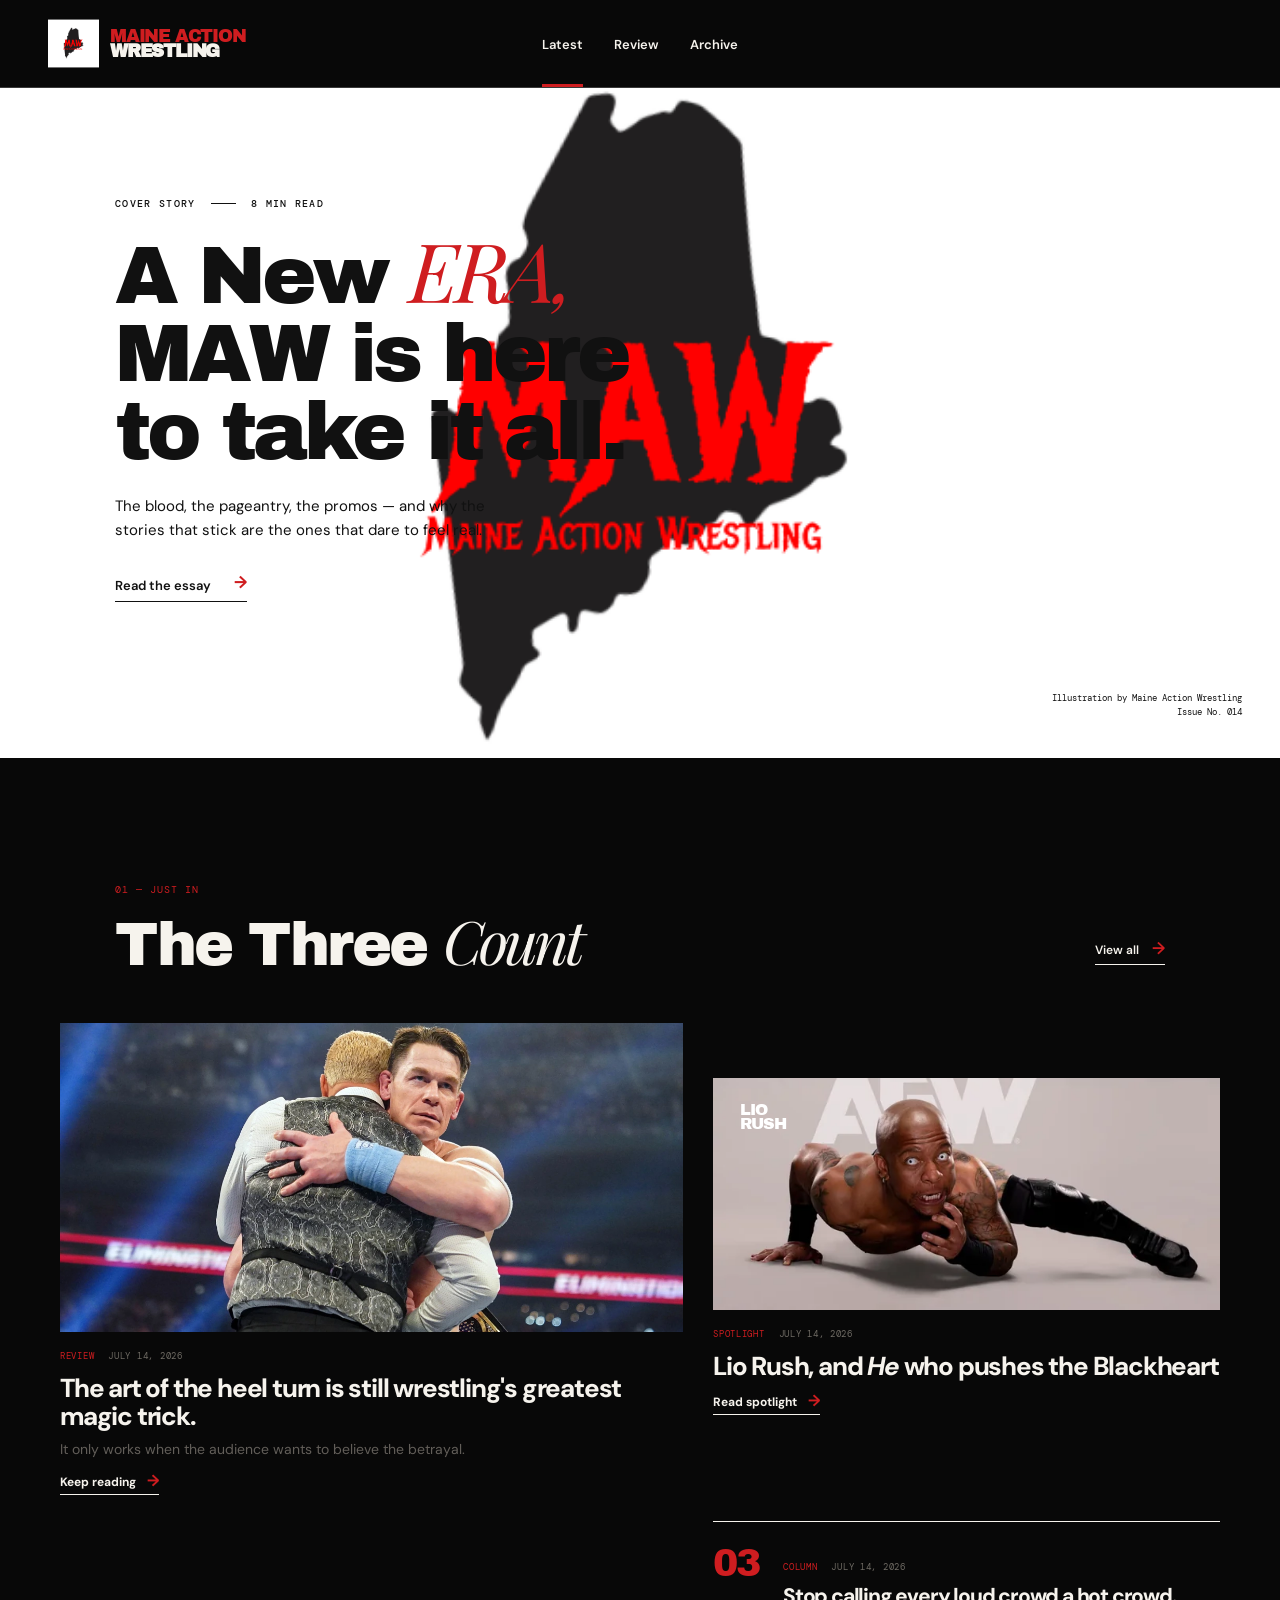
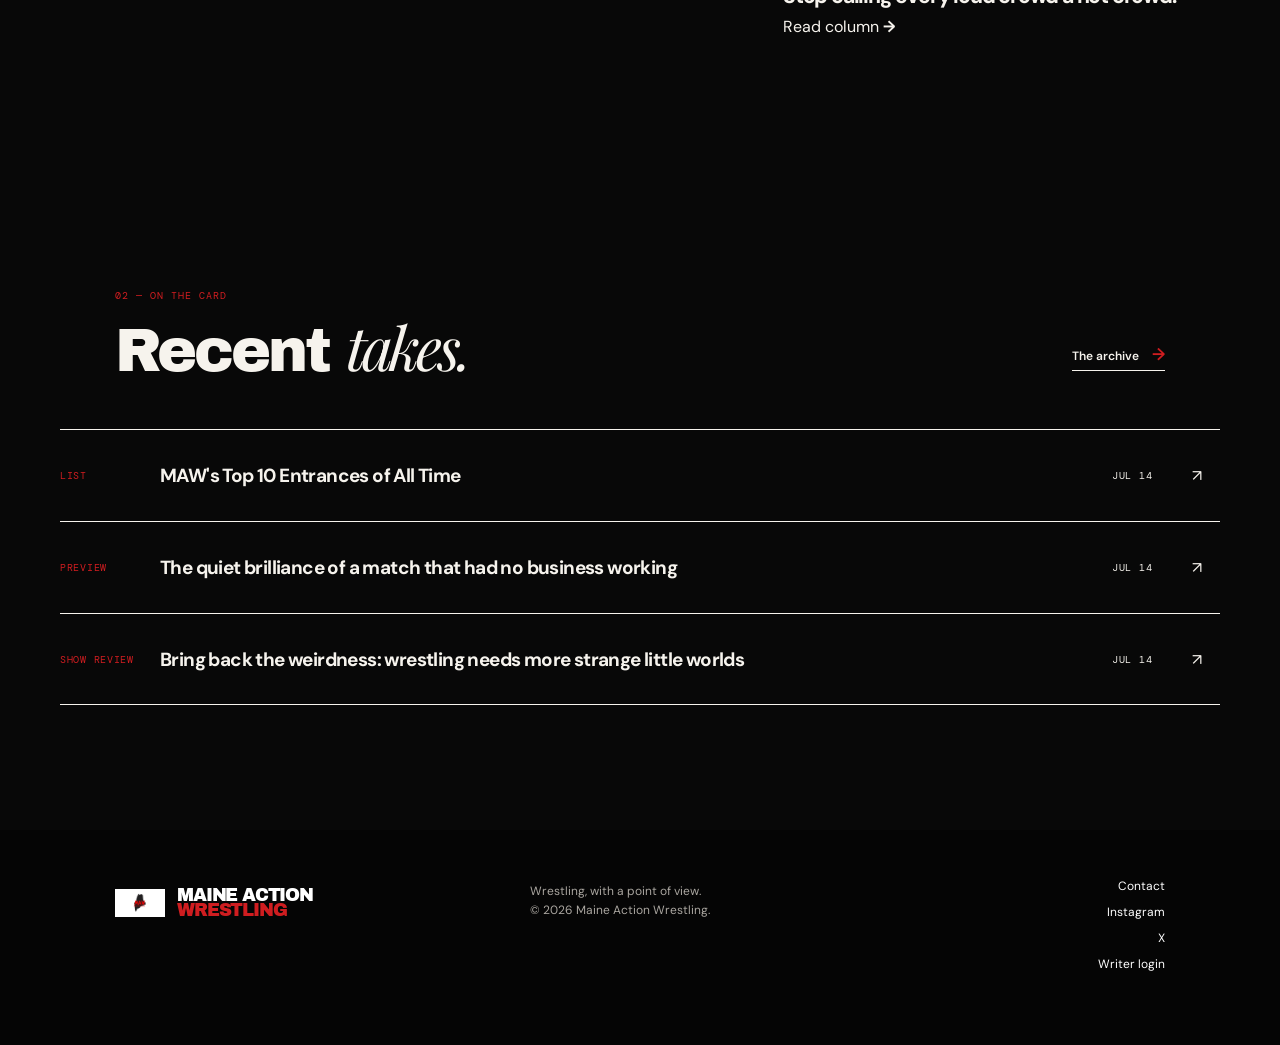
<file: index.html>
<!doctype html>
<html lang="en">
  <head>
    <meta charset="UTF-8" />
    <meta name="viewport" content="width=device-width, initial-scale=1.0" />
    <meta name="description" content="Maine Action Wrestling, a home for wrestling opinions, reactions, and long-form stories." />
    <title>Maine Action Wrestling — Wrestling, with a point of view.</title>
    <link rel="icon" type="image/x-icon" href="/favicon.ico?v=maw-logo-v4" />
    <link rel="apple-touch-icon" href="/favicon.png?v=maw-logo-v4" />
    <link rel="preconnect" href="https://fonts.googleapis.com" />
    <link rel="preconnect" href="https://fonts.gstatic.com" crossorigin />
    <link href="https://fonts.googleapis.com/css2?family=Archivo+Black&family=DM+Mono:wght@400;500&family=DM+Sans:opsz,wght@9..40,400;9..40,500;9..40,600;9..40,700&family=Playfair+Display:ital,wght@0,700;0,800;0,900;1,800&display=swap" rel="stylesheet" />
    <script src="https://identity.netlify.com/v1/netlify-identity-widget.js"></script>
    <link rel="stylesheet" href="style.css" />
  </head>
  <body>
    <header class="site-header">
      <a class="brand" href="#top" aria-label="Maine Action Wrestling home"><span class="logo-frame"><img src="maine-action-wrestling-logo.png" alt="Maine Action Wrestling logo" /></span><span>MAINE ACTION<br><b>WRESTLING</b></span></a>
      <nav aria-label="Primary navigation">
        <a class="active" href="#latest">Latest</a>
        <a href="#review">Review</a>
        <a href="articles.html">Archive</a>
      </nav>
      <button class="menu-btn" aria-label="Open menu"><span></span><span></span></button>
    </header>

    <main id="top">
      <section class="hero" id="latest">
        <div class="hero-art" aria-hidden="true">
          <img class="hero-logo" src="maine-action-wrestling-logo.png" alt="" />
          <div class="lights light-one"></div><div class="lights light-two"></div><div class="lights light-three"></div>
          <div class="crowd"></div><div class="ring-rope rope-one"></div><div class="ring-rope rope-two"></div><div class="ring-rope rope-three"></div>
          <div class="wrestler"><div class="head"></div><div class="body"></div><div class="arm arm-left"></div><div class="arm arm-right"></div></div>
          <div class="hero-stamp">MAW<br><small>EST.<br>2024</small></div>
        </div>
        <div class="hero-copy">
          <p class="eyebrow">Cover Story <span></span> 8 min read</p>
        <h1>A New <em>ERA,</em><br>MAW is here<br>to take it all.</h1>
          <p class="dek">The blood, the pageantry, the promos — and why the stories that stick are the ones that dare to feel real.</p>
          <a class="read-link" href="#story">Read the essay <b>→</b></a>
        </div>
        <p class="photo-note">Illustration by Maine Action Wrestling<br>Issue No. 014</p>
      </section>

      <section class="section-head" id="review"><p>01 — JUST IN</p><h2>The Three <em>Count</em></h2><a href="#archive">View all <span>→</span></a></section>
      <section class="story-grid" id="story">
        <article class="story-card large-card">
          <div class="card-image review-image"><img src="cena-review.webp" alt="John Cena embracing Cody Rhodes" /></div>
          <div class="article-meta"><span>Review</span><span>July 14, 2026</span></div>
          <h3>The art of the heel turn is still wrestling's greatest magic trick.</h3>
          <p>It only works when the audience wants to believe the betrayal.</p>
          <a href="#read">Keep reading <b>→</b></a>
        </article>
        <article class="story-card feature-card">
          <div class="card-image reaction-image"><span class="image-label">LIO<br>RUSH</span><img src="lio-rush.webp" alt="Lio Rush" /></div>
          <div class="article-meta"><span>Spotlight</span><span>July 14, 2026</span></div>
          <h3><a href="article.html?article=Lio-Rush-and-He-who-pushes-the-Blackheart" style="color:inherit;text-decoration:none">Lio Rush, and <em>He</em> who pushes the Blackheart</a></h3>
          <a href="article.html?article=Lio-Rush-and-He-who-pushes-the-Blackheart">Read spotlight <b>→</b></a>
        </article>
        <article class="story-card list-card">
          <div class="number">03</div>
          <div><div class="article-meta"><span>Column</span><span>July 14, 2026</span></div><h3>Stop calling every loud crowd a hot crowd.</h3><a href="#read">Read column <b>→</b></a></div>
        </article>
      </section>

      <section class="section-head recent-head" id="archive"><p>02 — ON THE CARD</p><h2>Recent <em>takes.</em></h2><a href="articles.html">The archive <span>→</span></a></section>
      <section class="recent-list">
      <article><span class="tag">LIST</span><h3>MAW's Top 10 Entrances of All Time</h3><span class="date">JUL 14</span><a href="#read">↗</a></article>
        <article><span class="tag">PREVIEW</span><h3>The quiet brilliance of a match that had no business working</h3><span class="date">JUL 14</span><a href="#read">↗</a></article>
        <article><span class="tag">SHOW REVIEW</span><h3>Bring back the weirdness: wrestling needs more strange little worlds</h3><span class="date">JUL 14</span><a href="#read">↗</a></article>
      </section>
    </main>
    <footer>
      <div class="footer-brand"><a class="footer-logo-link" href="#top" aria-label="Back to the top"><img src="maine-action-wrestling-logo.png" alt="Maine Action Wrestling logo" /></a><a href="#top" aria-label="Back to the top">MAINE ACTION<br><span>WRESTLING</span></a></div>
      <p>Wrestling, with a point of view.<br>© 2026 Maine Action Wrestling.</p>
      <div><a href="mailto:maineactionwrestling@gmail.com">Contact</a><a href="https://www.instagram.com/maineactionwrestling/" target="_blank" rel="noopener noreferrer">Instagram</a><a href="https://x.com/MaineAWrestling" target="_blank" rel="noopener noreferrer">X</a><a href="admin/">Writer login</a></div>
    </footer>
    <script src="script.js"></script>
    <script>
      if (window.netlifyIdentity) {
        window.netlifyIdentity.on('init', user => {
          if (!user) {
            window.netlifyIdentity.on('login', () => {
              document.location.href = '/admin/';
            });
          }
        });
      }
    </script>
  </body>
</html>
</file>
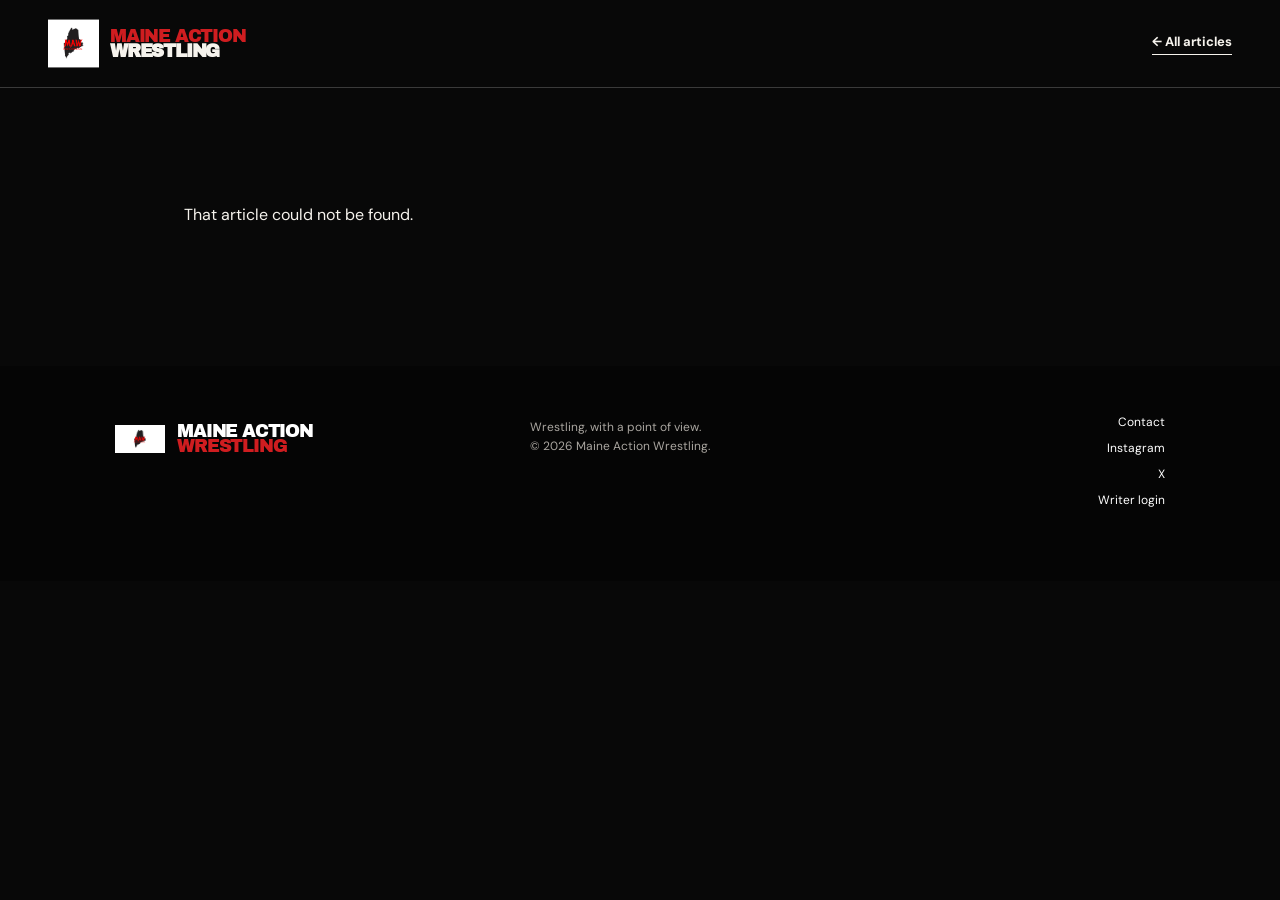
<file: article.html>
<!doctype html>
<html lang="en">
  <head>
    <meta charset="UTF-8" />
    <meta name="viewport" content="width=device-width, initial-scale=1.0" />
    <title>Article — Maine Action Wrestling</title>
    <link rel="preconnect" href="https://fonts.googleapis.com" />
    <link rel="preconnect" href="https://fonts.gstatic.com" crossorigin />
    <link href="https://fonts.googleapis.com/css2?family=Archivo+Black&family=DM+Mono:wght@400;500&family=DM+Sans:opsz,wght@9..40,400;9..40,600;9..40,700&family=Playfair+Display:ital,wght@0,700;0,800&display=swap" rel="stylesheet" />
    <link rel="stylesheet" href="style.css" />
  </head>
  <body>
    <header class="site-header article-header"><a class="brand" href="index.html" aria-label="Maine Action Wrestling home"><span class="logo-frame"><img src="maine-action-wrestling-logo.png" alt="Maine Action Wrestling logo" /></span><span>MAINE ACTION<br><b>WRESTLING</b></span></a><a class="back-link" href="articles.html">← All articles</a></header>
    <main id="article-page" class="article-page" aria-live="polite"></main>
    <footer><div class="footer-brand"><a class="footer-logo-link" href="index.html" aria-label="Back to the homepage"><img src="maine-action-wrestling-logo.png" alt="Maine Action Wrestling logo" /></a><a href="index.html" aria-label="Back to the homepage">MAINE ACTION<br><span>WRESTLING</span></a></div><p>Wrestling, with a point of view.<br>© 2026 Maine Action Wrestling.</p><div><a href="mailto:maineactionwrestling@gmail.com">Contact</a><a href="https://www.instagram.com/maineactionwrestling/" target="_blank" rel="noopener noreferrer">Instagram</a><a href="https://x.com/MaineAWrestling" target="_blank" rel="noopener noreferrer">X</a><a href="admin/">Writer login</a></div></footer>
    <script src="articles.js"></script>
  </body>
</html>
</file>
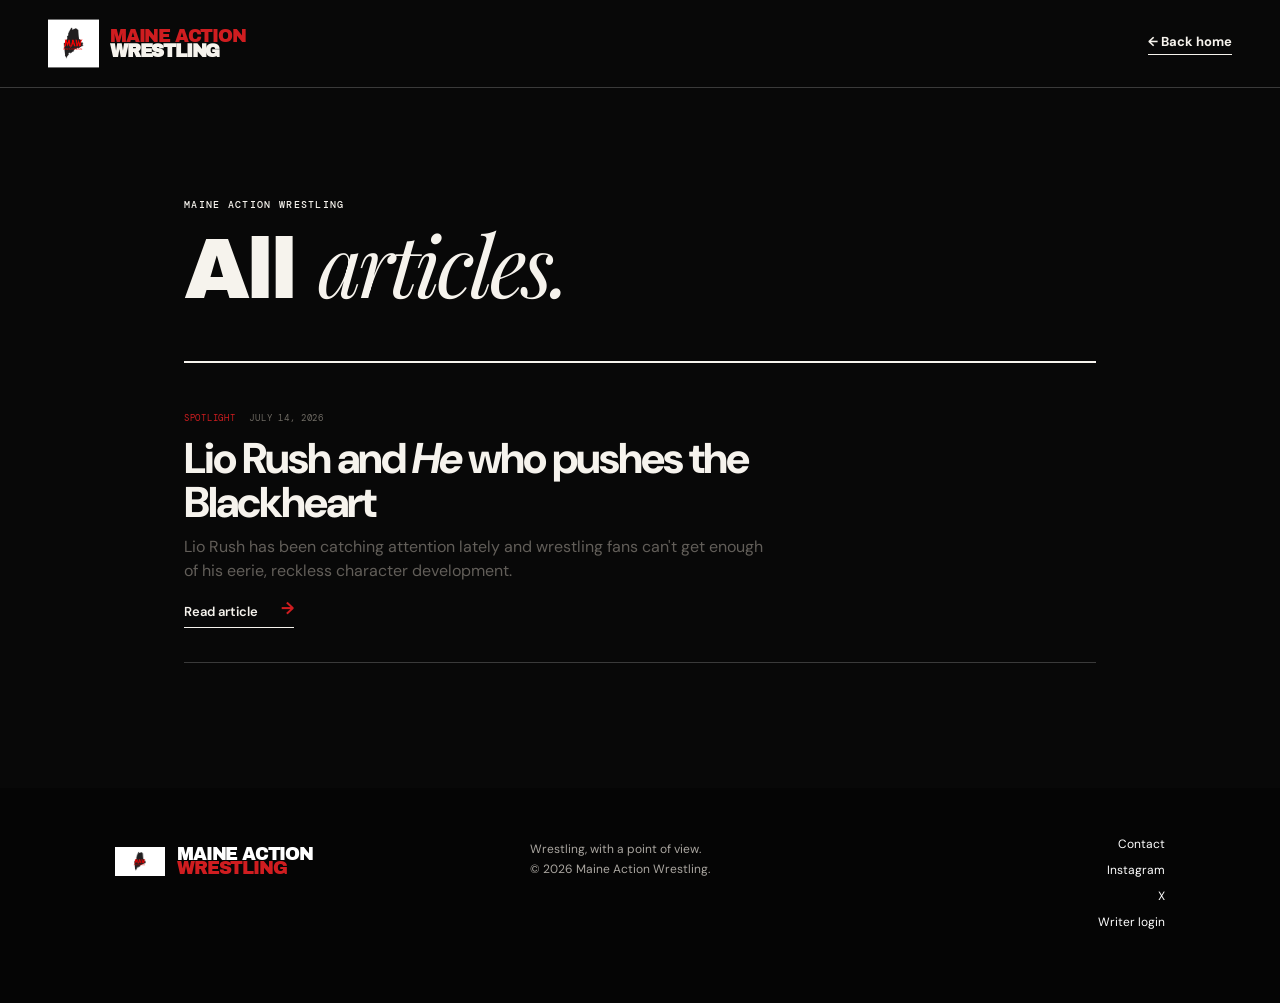
<file: articles.html>
<!doctype html>
<html lang="en">
  <head>
    <meta charset="UTF-8" />
    <meta name="viewport" content="width=device-width, initial-scale=1.0" />
    <meta name="description" content="Articles from Maine Action Wrestling." />
    <title>Articles — Maine Action Wrestling</title>
    <link rel="icon" type="image/png" href="favicon.png" />
    <link rel="preconnect" href="https://fonts.googleapis.com" />
    <link rel="preconnect" href="https://fonts.gstatic.com" crossorigin />
    <link href="https://fonts.googleapis.com/css2?family=Archivo+Black&family=DM+Mono:wght@400;500&family=DM+Sans:opsz,wght@9..40,400;9..40,600;9..40,700&family=Playfair+Display:ital,wght@0,700;0,800&display=swap" rel="stylesheet" />
    <link rel="stylesheet" href="style.css" />
  </head>
  <body>
    <header class="site-header article-header">
      <a class="brand" href="index.html" aria-label="Maine Action Wrestling home"><span class="logo-frame"><img src="maine-action-wrestling-logo.png" alt="Maine Action Wrestling logo" /></span><span>MAINE ACTION<br><b>WRESTLING</b></span></a>
      <a class="back-link" href="index.html">← Back home</a>
    </header>
    <main class="article-index">
      <p class="eyebrow">Maine Action Wrestling</p>
      <h1>All <em>articles.</em></h1>
      <div id="article-list" class="public-articles" aria-live="polite"></div>
    </main>
    <footer><div class="footer-brand"><a class="footer-logo-link" href="index.html" aria-label="Back to the homepage"><img src="maine-action-wrestling-logo.png" alt="Maine Action Wrestling logo" /></a><a href="index.html" aria-label="Back to the homepage">MAINE ACTION<br><span>WRESTLING</span></a></div><p>Wrestling, with a point of view.<br>© 2026 Maine Action Wrestling.</p><div><a href="mailto:maineactionwrestling@gmail.com">Contact</a><a href="https://www.instagram.com/maineactionwrestling/" target="_blank" rel="noopener noreferrer">Instagram</a><a href="https://x.com/MaineAWrestling" target="_blank" rel="noopener noreferrer">X</a><a href="admin/">Writer login</a></div></footer>
    <script src="articles.js"></script>
  </body>
</html>
</file>
<file: style.css>
:root { --ink:#f6f3ed; --paper:#080808; --red:#cf1d20; --blue:#111111; --line:#3a3a3a; --mono:'DM Mono', monospace; --sans:'DM Sans', sans-serif; --display:'Archivo Black', sans-serif; --serif:'Playfair Display', serif; }
.brand { display:flex; align-items:center; gap:11px; }
.logo-frame { width:51px; height:51px; overflow:hidden; display:grid; place-items:center; }
.brand img { width:51px; height:51px; object-fit:contain; transform:scale(1.65); }
.brand b { color:var(--ink); }
.footer-brand { display:flex; align-items:center; gap:12px; }
.footer-logo-link { display:block; line-height:0; }
.footer-brand img { width:50px; height:50px; object-fit:contain; }
.article-header { max-width:1160px; }
.back-link { font-size:13px; font-weight:700; border-bottom:1px solid var(--ink); padding-bottom:4px; }
.article-index,.article-page { max-width:960px; margin:auto; padding:100px 24px 125px; }
.article-index h1,.article-page h1 { margin:12px 0 50px; font:clamp(48px,7vw,85px)/.95 var(--display); letter-spacing:-4px; }
.article-index h1 em { font-family:var(--serif); }
.public-articles { border-top:2px solid var(--ink); }
.public-article { padding:31px 0 34px; border-bottom:1px solid var(--line); }
.public-article h2 { max-width:760px; margin:13px 0 11px; font:800 clamp(26px,4vw,43px)/1.02 var(--sans); letter-spacing:-2px; }
.public-article>p:not(.article-meta) { max-width:590px; margin:0; color:#625e59; font-size:16px; line-height:1.5; }
.article-page article { max-width:720px; }
.article-page h1 { margin:15px 0 23px; }
.article-excerpt { max-width:660px; margin:0 0 42px; font:24px/1.35 var(--serif); }
.article-body { font-size:18px; line-height:1.7; }
.article-body p { margin:0 0 24px; }
.article-image { margin:0 0 30px; }
.article-image img { display:block; width:auto; max-width:100%; height:auto; }
.hero { background:#121212 !important; }
.hero-art { background:radial-gradient(ellipse at 75% 43%, rgba(207,29,32,.72), transparent 24%), radial-gradient(ellipse at 55% 0%, #3a1012, transparent 45%), linear-gradient(125deg,#080808 0%,#26090b 48%,#101010 100%) !important; }
.img-cobalt { background:linear-gradient(135deg,#050505,#471012 55%,#d0b6a5) !important; }
.hero { background:#fff !important; color:#111 !important; }
.hero-art { background:#fff !important; }
.hero-art > div { display:none; }
.hero-logo { position:absolute; inset:0; width:100%; height:100%; object-fit:contain; transform:scale(1.5); }
.hero h1 { color:#111; }
.hero h1 em { color:var(--red); }
.hero .dek { color:#111; }
.hero .read-link { color:#111; }
.photo-note { color:#111 !important; }
* { box-sizing:border-box; } html { scroll-behavior:smooth; } body { margin:0; background:var(--paper); color:var(--ink); font-family:var(--sans); } a { color:inherit; text-decoration:none; } .top-ticker { background:var(--ink); color:#fff; height:32px; display:flex; align-items:center; justify-content:center; gap:13px; font:10px var(--mono); letter-spacing:.11em; } .ticker-dot { width:6px; height:6px; border-radius:50%; background:var(--red); }
.site-header { height:88px; max-width:1400px; margin:auto; display:flex; align-items:center; justify-content:space-between; padding:0 48px; border-bottom:1px solid var(--line); position:relative; } .brand,.footer-brand { font:18px/.82 var(--display); letter-spacing:-1.2px; position:relative; } .brand span,.footer-brand span { color:var(--red); } .brand i { display:inline-block; width:6px; height:6px; margin:0 0 13px 2px; background:var(--blue); border-radius:50%; } nav { display:flex; gap:31px; position:absolute; left:50%; transform:translateX(-50%); } nav a { padding:35px 0 31px; font-size:13px; font-weight:600; } nav a.active { border-bottom:3px solid var(--red); } .subscribe-btn { border:0; background:var(--red); color:#fff; padding:12px 17px; font:600 12px var(--sans); cursor:pointer; } .subscribe-btn span { font-size:16px; margin-left:10px; } .menu-btn { display:none; }
.hero { height:670px; max-width:1400px; margin:auto; position:relative; overflow:hidden; background:#151324; color:#fff; } .hero-art { position:absolute; inset:0; overflow:hidden; background:radial-gradient(ellipse at 75% 43%, rgba(244,49,60,.65), transparent 24%), radial-gradient(ellipse at 55% 0%, #5d256b, transparent 45%), linear-gradient(125deg,#14122e 0%,#25112c 48%,#120f21 100%); } .lights { position:absolute; width:60%; height:55%; filter:blur(28px); opacity:.8; transform:rotate(-25deg); } .light-one { left:28%; top:-31%; background:linear-gradient(transparent 30%, rgba(245,65,37,.7)); } .light-two { left:51%; top:5%; background:linear-gradient(transparent 30%, rgba(94,70,255,.55)); } .light-three { right:-20%; top:10%; background:linear-gradient(transparent 35%, rgba(231,52,52,.55)); transform:rotate(30deg); } .crowd { position:absolute; bottom:0; height:38%; width:100%; background:radial-gradient(ellipse at 15% 85%,#241624 0 2%,transparent 3%),radial-gradient(ellipse at 25% 76%,#301e31 0 2%,transparent 3%),radial-gradient(ellipse at 46% 87%,#332437 0 2%,transparent 3%),radial-gradient(ellipse at 80% 77%,#2d1f32 0 2%,transparent 3%),linear-gradient(0deg,#08080e,#17101b); background-size:55px 42px,70px 54px,58px 41px,64px 51px,auto; opacity:.95; } .ring-rope { position:absolute; left:-4%; width:110%; height:7px; background:linear-gradient(0deg,#dfd4d0,#fff 42%,#8a777d); transform:rotate(-2.5deg); box-shadow:0 2px 3px #0008; z-index:2; } .rope-one { top:42%; } .rope-two { top:58%; } .rope-three { top:75%; } .wrestler { position:absolute; right:24%; bottom:9%; width:200px; height:420px; z-index:1; filter:drop-shadow(17px 11px 11px #000a); } .head { position:absolute; width:75px; height:94px; border-radius:43% 43% 38% 40%; left:59px; top:0; background:linear-gradient(90deg,#241627,#e58877 70%,#5e2633); } .body { position:absolute; width:145px; height:260px; left:25px; top:77px; border-radius:47% 53% 15% 17%; background:linear-gradient(90deg,#17131c,#593047 45%,#c76c63 80%,#301c2b); transform:skew(-6deg); } .arm { position:absolute; background:linear-gradient(90deg,#291827,#d17970,#512337); width:47px; height:250px; border-radius:30px; top:105px; } .arm-left { left:10px; transform:rotate(25deg); }.arm-right { right:0; transform:rotate(-33deg); } .hero-stamp { position:absolute; right:35px; top:35px; width:66px; height:66px; border:1px solid #fff8; border-radius:50%; display:grid; place-content:center; text-align:center; font:14px var(--display); line-height:.8; transform:rotate(12deg); }.hero-stamp small { font:7px var(--mono); }
.hero-copy { position:relative; z-index:4; width:55%; padding:99px 0 0 9%; }.eyebrow { text-transform:uppercase; font:10px var(--mono); letter-spacing:.13em; font-weight:500; }.eyebrow span { display:inline-block; height:1px; width:25px; margin:0 8px 3px; background:currentColor; }.hero h1 { font:clamp(50px,6.4vw,94px)/.95 var(--display); letter-spacing:-4px; margin:21px 0 25px; }.hero h1 em,.section-head h2 em,.manifesto h2 em { font-family:var(--serif); letter-spacing:-4px; }.dek { max-width:405px; font-size:15px; line-height:1.55; color:#ede9e5; }.read-link { display:inline-flex; gap:23px; margin-top:20px; padding-bottom:7px; border-bottom:1px solid currentColor; font-size:13px; font-weight:600; }.read-link b { color:var(--red); font-size:17px; line-height:11px; }.photo-note { position:absolute; z-index:3; right:38px; bottom:30px; text-align:right; color:#fff9; font:9px/1.5 var(--mono); }
.signal-strip { max-width:1400px; margin:auto; padding:21px 9%; display:flex; justify-content:space-between; align-items:center; border-bottom:1px solid var(--line); }.signal-strip p { margin:0; font-size:13px; }.signal-strip p b { font:10px var(--mono); color:var(--red); letter-spacing:.1em; margin-right:19px; }.signal-strip a,.section-head>a { font:600 12px var(--sans); }.signal-strip span,.section-head>a span { color:var(--red); font-size:17px; margin-left:10px; }
.section-head { max-width:1400px; margin:0 auto; padding:115px 9% 48px; position:relative; }.section-head p { font:10px var(--mono); color:var(--red); letter-spacing:.1em; }.section-head h2 { margin:15px 0 0; font:clamp(38px,4.7vw,65px)/.98 var(--display); letter-spacing:-3px; }.section-head>a { position:absolute; right:9%; bottom:58px; border-bottom:1px solid var(--ink); padding-bottom:5px; }
.story-grid { max-width:1160px; margin:auto; display:grid; grid-template-columns:1.18fr .96fr; gap:30px; padding-bottom:130px; }.story-card h3 { font:800 26px/1.07 var(--sans); letter-spacing:-1.2px; margin:13px 0 9px; }.story-card p { font-size:14px; color:#625e59; margin:0 0 12px; }.story-card>a { font-size:12px; font-weight:700; border-bottom:1px solid; padding-bottom:4px; }.story-card>a b { color:var(--red); font-size:16px; margin-left:8px; }.card-image { height:309px; overflow:hidden; position:relative; }.img-cobalt { background:linear-gradient(135deg,#0e1872,#2738cc 55%,#f2c5a1); }.image-label { position:absolute; z-index:2; left:27px; top:25px; color:#fff; font:16px/.9 var(--display); letter-spacing:-1px; }.abstract-face { position:absolute; width:245px; height:330px; right:14%; bottom:-47px; background:radial-gradient(ellipse at 54% 18%,#f9e5d1 0 11%,transparent 11.5%), radial-gradient(ellipse at 53% 43%,#e89166 0 28%,transparent 28.5%), linear-gradient(55deg,transparent 45%,#15133d 45% 58%,transparent 58%); border-radius:45% 45% 35% 35%; transform:rotate(-10deg); }.review-image img,.reaction-image img { width:100%; height:100%; display:block; object-fit:cover; object-position:center; }.feature-card { padding-top:55px; }.feature-card .card-image { height:232px; }.img-red { background:var(--red); }.poster-text { position:absolute; left:29px; top:34px; color:#fff; font:44px/.8 var(--display); letter-spacing:-3px; }.poster-text i { font:43px var(--serif); letter-spacing:-3px; }.stripe { width:180px; height:290px; background:var(--blue); transform:rotate(36deg); position:absolute; right:59px; top:-20px; box-shadow:38px 0 #efc12d; }.article-meta { display:flex; gap:14px; margin-top:18px; text-transform:uppercase; color:#6f6b64; font:9px var(--mono); letter-spacing:.08em; }.article-meta span:first-child { color:var(--red); }.list-card { display:flex; gap:24px; grid-column:2; border-top:1px solid var(--ink); padding-top:21px; align-self:start; }.list-card .number { color:var(--red); font:38px var(--display); letter-spacing:-2px; }.list-card h3 { font-size:21px; margin-top:12px; }
.manifesto { background:var(--blue); color:#fff; min-height:570px; padding:112px max(9%,calc((100% - 1140px)/2)); position:relative; overflow:hidden; }.manifesto:after { content:'R'; font:600px var(--serif); color:#fff1; position:absolute; right:3%; top:-130px; }.manifesto>* { position:relative; z-index:1; }.manifesto-mark { position:absolute; left:8%; top:35px; font:150px var(--serif); color:var(--red); }.manifesto h2 { font:clamp(46px,5.5vw,79px)/.95 var(--display); letter-spacing:-4px; margin:19px 0 25px; }.manifesto>p:not(.eyebrow) { max-width:425px; font-size:16px; line-height:1.55; color:#e4e6ff; }.manifesto .read-link b { color:#ffbd3d; }.recent-head { padding-top:112px; }.recent-list { max-width:1160px; margin:auto; padding-bottom:125px; }.recent-list article { display:grid; grid-template-columns:100px 1fr 80px 28px; align-items:center; border-top:1px solid var(--ink); min-height:92px; }.recent-list article:last-child { border-bottom:1px solid var(--ink); }.tag,.date { font:10px var(--mono); letter-spacing:.07em; }.tag { color:var(--red); }.recent-list h3 { font-size:19px; letter-spacing:-.6px; margin:0; }.recent-list>a { font-size:22px; } footer { background:#050505; color:#fff; min-height:215px; padding:48px max(9%,calc((100% - 1140px)/2)); display:flex; align-items:flex-start; justify-content:space-between; } footer p { margin:4px 0 0 -170px; color:#aaa6a0; font-size:12px; line-height:1.6; } footer>div:last-child { display:flex; flex-direction:column; gap:10px; font-size:12px; text-align:right; }
@media (max-width:800px) { .site-header { height:70px; padding:0 22px; position:relative; z-index:10; }.top-ticker { font-size:8px; }.subscribe-btn,nav { display:none; } nav.open { display:flex; position:absolute; z-index:20; top:69px; left:0; right:0; margin:0; padding:15px 24px 20px; flex-direction:column; gap:0; background:var(--paper); border-bottom:1px solid var(--line); transform:none; } nav.open a { padding:12px 0; } nav.open a.active { border-bottom:0; color:var(--red); }.menu-btn { display:block; border:0; background:transparent; width:34px; }.menu-btn span { display:block; width:22px; height:2px; background:var(--ink); margin:5px; }.hero { height:620px; }.hero-copy { padding:65px 25px; width:100%; }.hero h1 { font-size:57px; }.hero-art { opacity:.78; }.wrestler { right:-11%; transform:scale(.85); transform-origin:bottom; }.photo-note,.hero-stamp { display:none; }.signal-strip { padding:19px 24px; }.signal-strip p { max-width:210px; line-height:1.4; }.signal-strip p b { display:block; margin-bottom:7px; }.section-head { padding:75px 24px 32px; }.section-head>a { right:24px; bottom:38px; }.story-grid { display:block; padding:0 24px 80px; }.story-card { margin-bottom:49px; }.feature-card { padding-top:0; }.list-card { display:flex; }.card-image { height:270px; }.manifesto { padding:82px 24px; min-height:520px; }.manifesto-mark { left:22px; }.recent-head { padding-top:75px; }.recent-list { padding:0 24px 80px; }.recent-list article { grid-template-columns:66px 1fr 25px; gap:8px; padding:18px 0; }.recent-list .date { display:none; }.recent-list h3 { font-size:17px; } footer { padding:40px 24px; display:block; } footer p { margin:20px 0; } footer>div:last-child { text-align:left; } }
</file>
